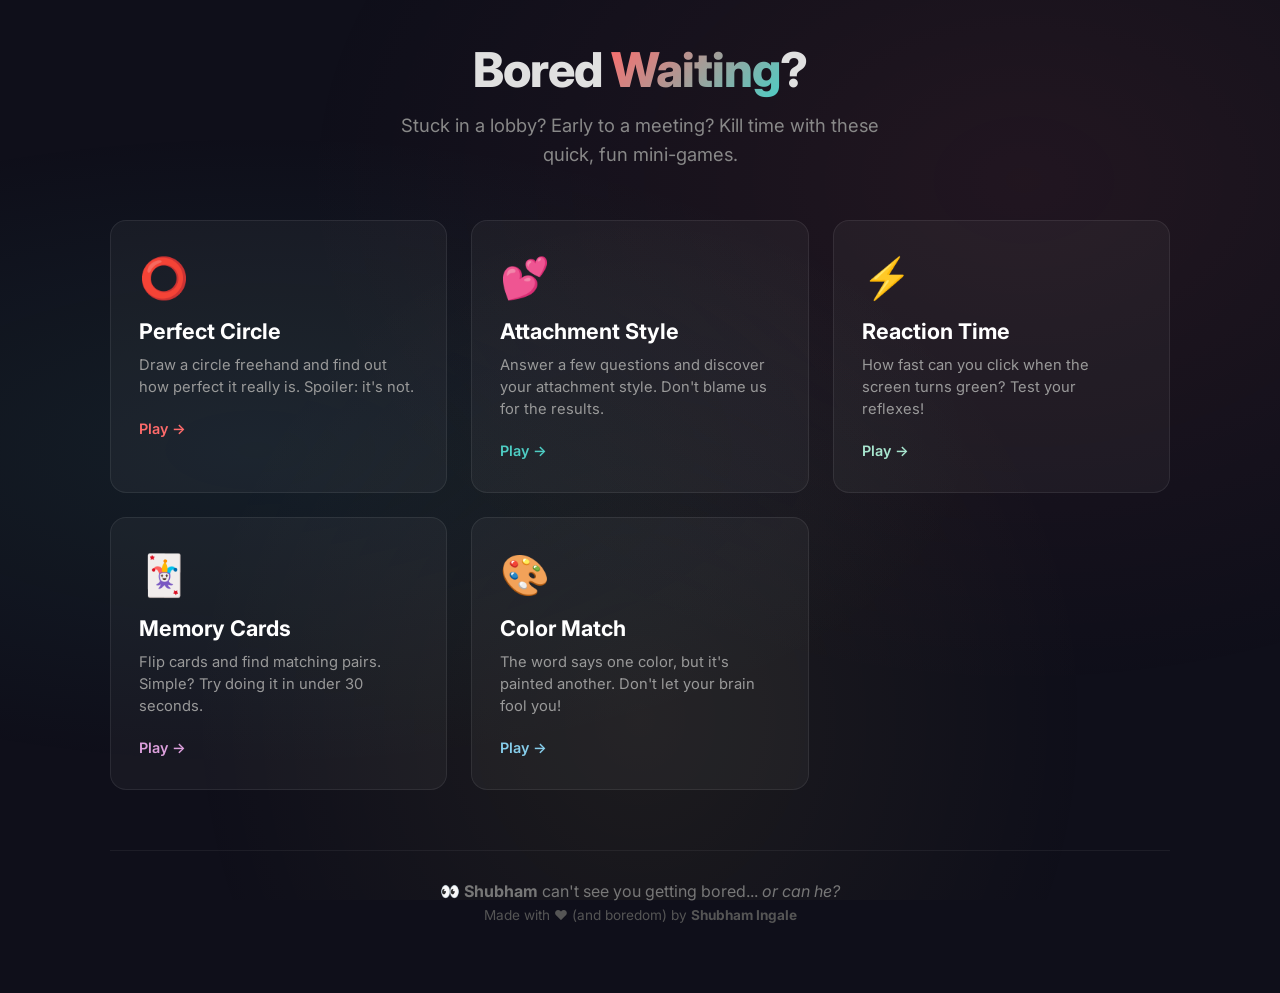
<file: index.html>
<!DOCTYPE html>
<html lang="en">
<head>
    <meta charset="UTF-8">
    <meta name="viewport" content="width=device-width, initial-scale=1.0">
    <title>Bored Waiting? | Kill Time with Fun Mini-Games</title>
    <link rel="stylesheet" href="css/styles.css">
    <link href="https://fonts.googleapis.com/css2?family=Inter:wght@400;600;700;800&display=swap" rel="stylesheet">
</head>
<body>
    <div class="container">
        <header>
            <h1 class="logo">Bored <span class="highlight">Waiting</span>?</h1>
            <p class="tagline">Stuck in a lobby? Early to a meeting? Kill time with these quick, fun mini-games.</p>
        </header>

        <div class="games-grid">
            <a href="games/perfect-circle.html" class="game-card" style="--accent: #FF6B6B;">
                <div class="game-icon">⭕</div>
                <h2>Perfect Circle</h2>
                <p>Draw a circle freehand and find out how perfect it really is. Spoiler: it's not.</p>
                <span class="play-btn">Play →</span>
            </a>

            <a href="games/attachment-style.html" class="game-card" style="--accent: #4ECDC4;">
                <div class="game-icon">💕</div>
                <h2>Attachment Style</h2>
                <p>Answer a few questions and discover your attachment style. Don't blame us for the results.</p>
                <span class="play-btn">Play →</span>
            </a>

            <a href="games/reaction-time.html" class="game-card" style="--accent: #A8E6CF;">
                <div class="game-icon">⚡</div>
                <h2>Reaction Time</h2>
                <p>How fast can you click when the screen turns green? Test your reflexes!</p>
                <span class="play-btn">Play →</span>
            </a>

            <a href="games/memory-cards.html" class="game-card" style="--accent: #DDA0DD;">
                <div class="game-icon">🃏</div>
                <h2>Memory Cards</h2>
                <p>Flip cards and find matching pairs. Simple? Try doing it in under 30 seconds.</p>
                <span class="play-btn">Play →</span>
            </a>

            <a href="games/color-match.html" class="game-card" style="--accent: #87CEEB;">
                <div class="game-icon">🎨</div>
                <h2>Color Match</h2>
                <p>The word says one color, but it's painted another. Don't let your brain fool you!</p>
                <span class="play-btn">Play →</span>
            </a>
        </div>

        <footer>
            <p class="footer-text">
                👀 <strong>Shubham</strong> can't see you getting bored... <em>or can he?</em>
            </p>
            <p class="footer-sub">Made with ❤️ (and boredom) by <strong>Shubham Ingale</strong></p>
        </footer>
    </div>
</body>
</html>
</file>
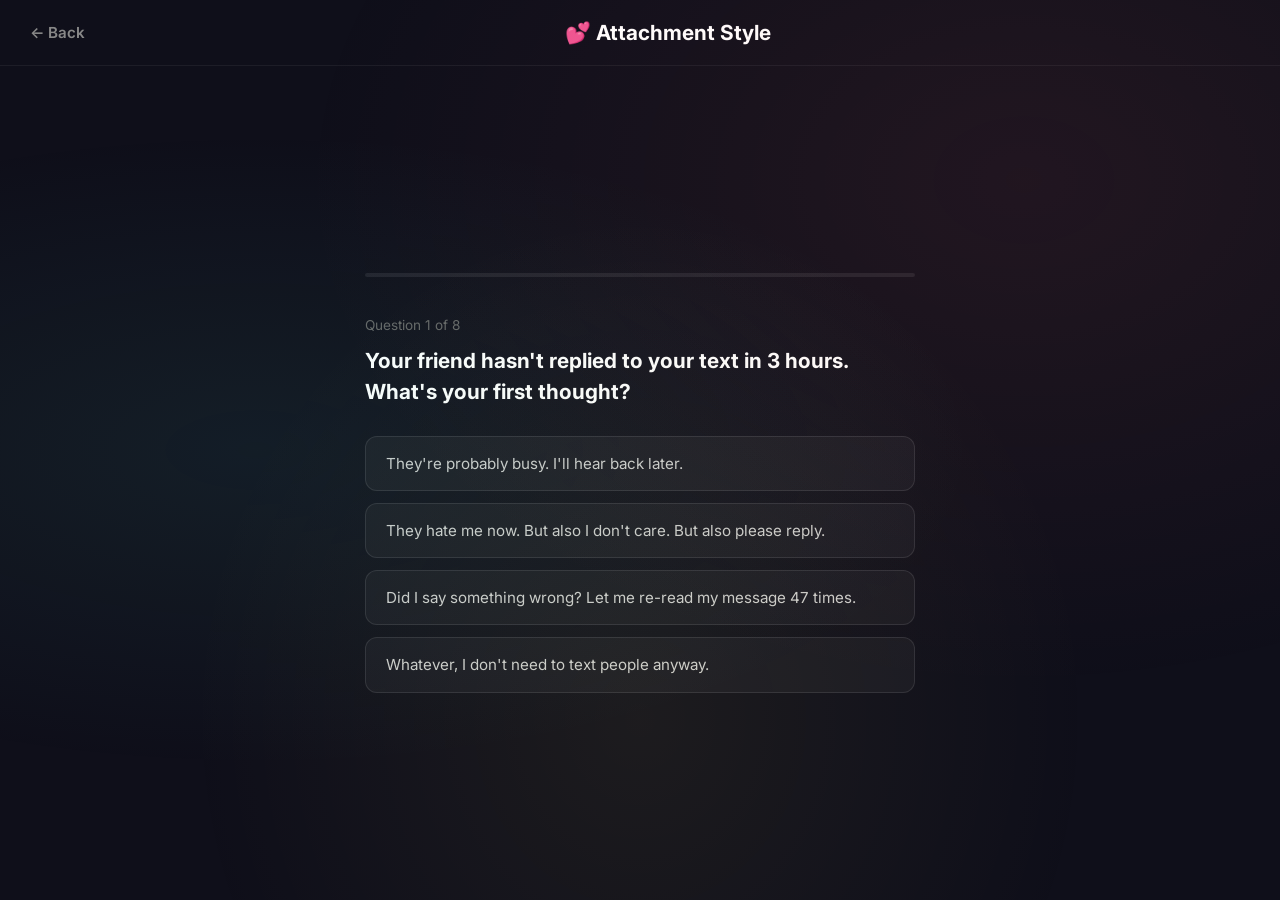
<file: games/attachment-style.html>
<!DOCTYPE html>
<html lang="en">
<head>
    <meta charset="UTF-8">
    <meta name="viewport" content="width=device-width, initial-scale=1.0">
    <title>Attachment Style | Bored Waiting?</title>
    <link rel="stylesheet" href="../css/styles.css">
    <link href="https://fonts.googleapis.com/css2?family=Inter:wght@400;600;700;800&display=swap" rel="stylesheet">
    <style>
        .quiz-container {
            max-width: 550px;
            width: 100%;
        }
        .progress-bar {
            width: 100%;
            height: 4px;
            background: rgba(255,255,255,0.08);
            border-radius: 2px;
            margin-bottom: 40px;
            overflow: hidden;
        }
        .progress-fill {
            height: 100%;
            background: linear-gradient(90deg, #4ECDC4, #44b8b0);
            border-radius: 2px;
            transition: width 0.4s ease;
        }
        .question-num {
            font-size: 0.85rem;
            color: #666;
            margin-bottom: 12px;
        }
        .question-text {
            font-size: 1.3rem;
            font-weight: 700;
            color: #fff;
            margin-bottom: 28px;
            line-height: 1.5;
        }
        .options {
            display: flex;
            flex-direction: column;
            gap: 12px;
        }
        .option-btn {
            background: rgba(255,255,255,0.04);
            border: 1px solid rgba(255,255,255,0.1);
            border-radius: 12px;
            padding: 16px 20px;
            color: #ccc;
            font-family: inherit;
            font-size: 0.95rem;
            cursor: pointer;
            transition: all 0.2s ease;
            text-align: left;
            line-height: 1.4;
        }
        .option-btn:hover {
            background: rgba(78, 205, 196, 0.1);
            border-color: rgba(78, 205, 196, 0.3);
            color: #fff;
        }
        .result-card {
            display: none;
            text-align: center;
        }
        .result-card.show {
            display: block;
        }
        .result-type {
            font-size: 2rem;
            font-weight: 800;
            margin: 16px 0;
            background: linear-gradient(135deg, #4ECDC4, #44b8b0);
            -webkit-background-clip: text;
            -webkit-text-fill-color: transparent;
            background-clip: text;
        }
        .result-emoji {
            font-size: 4rem;
        }
        .result-desc {
            color: #999;
            font-size: 0.95rem;
            line-height: 1.7;
            max-width: 450px;
            margin: 0 auto 30px;
        }
        .trait-bar {
            display: flex;
            align-items: center;
            gap: 12px;
            margin-bottom: 12px;
        }
        .trait-label {
            font-size: 0.82rem;
            color: #888;
            width: 90px;
            text-align: right;
        }
        .trait-track {
            flex: 1;
            height: 6px;
            background: rgba(255,255,255,0.06);
            border-radius: 3px;
            overflow: hidden;
        }
        .trait-fill {
            height: 100%;
            border-radius: 3px;
            transition: width 0.8s ease;
        }
        .traits-section {
            margin: 30px 0;
        }
    </style>
</head>
<body>
    <div class="game-page">
        <div class="game-header">
            <a href="../index.html" class="back-link">← Back</a>
            <span class="game-title">💕 Attachment Style</span>
            <span></span>
        </div>
        <div class="game-content">
            <div class="quiz-container" id="quizArea">
                <div class="progress-bar">
                    <div class="progress-fill" id="progressFill" style="width: 0%"></div>
                </div>
                <div id="questionContainer">
                    <p class="question-num" id="questionNum"></p>
                    <p class="question-text" id="questionText"></p>
                    <div class="options" id="optionsContainer"></div>
                </div>
            </div>

            <div class="result-card" id="resultCard">
                <div class="result-emoji" id="resultEmoji"></div>
                <div class="result-type" id="resultType"></div>
                <p class="result-desc" id="resultDesc"></p>
                <div class="traits-section" id="traitsSection"></div>
                <div style="display: flex; gap: 12px; justify-content: center; margin-top: 20px;">
                    <button class="btn btn-primary" onclick="restart()" style="background: linear-gradient(135deg, #4ECDC4, #44b8b0);">Retake Quiz</button>
                    <a href="../index.html" class="btn btn-secondary">More Games</a>
                </div>
            </div>
        </div>
    </div>

    <script>
        const questions = [
            {
                text: "Your friend hasn't replied to your text in 3 hours. What's your first thought?",
                options: [
                    { text: "They're probably busy. I'll hear back later.", scores: { secure: 3, anxious: 0, avoidant: 1, fearful: 0 } },
                    { text: "Did I say something wrong? Let me re-read my message 47 times.", scores: { secure: 0, anxious: 3, avoidant: 0, fearful: 1 } },
                    { text: "Whatever, I don't need to text people anyway.", scores: { secure: 0, anxious: 0, avoidant: 3, fearful: 1 } },
                    { text: "They hate me now. But also I don't care. But also please reply.", scores: { secure: 0, anxious: 1, avoidant: 1, fearful: 3 } }
                ]
            },
            {
                text: "Someone you're dating wants to introduce you to their friends. You feel...",
                options: [
                    { text: "Great! I love meeting new people who are important to them.", scores: { secure: 3, anxious: 1, avoidant: 0, fearful: 0 } },
                    { text: "Excited but nervous — what if their friends don't like me?", scores: { secure: 0, anxious: 3, avoidant: 0, fearful: 1 } },
                    { text: "That feels like a lot. Can we just hang out, the two of us?", scores: { secure: 0, anxious: 0, avoidant: 3, fearful: 1 } },
                    { text: "I want to go but I'll probably find an excuse to cancel last minute.", scores: { secure: 0, anxious: 1, avoidant: 1, fearful: 3 } }
                ]
            },
            {
                text: "After a disagreement, how do you usually handle things?",
                options: [
                    { text: "Talk it through calmly and try to understand the other side.", scores: { secure: 3, anxious: 0, avoidant: 0, fearful: 0 } },
                    { text: "Apologize immediately even if it wasn't my fault — I can't handle tension.", scores: { secure: 0, anxious: 3, avoidant: 0, fearful: 1 } },
                    { text: "I need space. I'll come back when I've processed everything on my own.", scores: { secure: 0, anxious: 0, avoidant: 3, fearful: 0 } },
                    { text: "Shut down completely and push them away, then regret it later.", scores: { secure: 0, anxious: 0, avoidant: 1, fearful: 3 } }
                ]
            },
            {
                text: "How do you feel about sharing your deepest feelings with someone?",
                options: [
                    { text: "Comfortable, if I trust the person. Vulnerability is healthy.", scores: { secure: 3, anxious: 1, avoidant: 0, fearful: 0 } },
                    { text: "I overshare and then panic about being too much.", scores: { secure: 0, anxious: 3, avoidant: 0, fearful: 1 } },
                    { text: "I keep things to myself. No one really needs to know all that.", scores: { secure: 0, anxious: 0, avoidant: 3, fearful: 0 } },
                    { text: "I want to open up but I'm terrified of being hurt if I do.", scores: { secure: 0, anxious: 0, avoidant: 1, fearful: 3 } }
                ]
            },
            {
                text: "A close person starts spending more time with someone else. You...",
                options: [
                    { text: "Happy for them! I have my own life too.", scores: { secure: 3, anxious: 0, avoidant: 1, fearful: 0 } },
                    { text: "Feel threatened and need constant reassurance that I still matter.", scores: { secure: 0, anxious: 3, avoidant: 0, fearful: 1 } },
                    { text: "Good, less pressure on me to be available all the time.", scores: { secure: 0, anxious: 0, avoidant: 3, fearful: 0 } },
                    { text: "Pretend I don't care while spiraling internally.", scores: { secure: 0, anxious: 1, avoidant: 1, fearful: 3 } }
                ]
            },
            {
                text: "When someone does something really nice for you unexpectedly...",
                options: [
                    { text: "I feel warm and appreciate it. I try to reciprocate!", scores: { secure: 3, anxious: 0, avoidant: 0, fearful: 0 } },
                    { text: "I love it but immediately wonder what they want in return.", scores: { secure: 0, anxious: 2, avoidant: 0, fearful: 2 } },
                    { text: "It makes me uncomfortable. I don't like owing anyone.", scores: { secure: 0, anxious: 0, avoidant: 3, fearful: 1 } },
                    { text: "I feel undeserving. Why would they be nice to me?", scores: { secure: 0, anxious: 1, avoidant: 0, fearful: 3 } }
                ]
            },
            {
                text: "Your ideal weekend with someone you care about is...",
                options: [
                    { text: "A mix of quality time together and doing our own things.", scores: { secure: 3, anxious: 0, avoidant: 1, fearful: 0 } },
                    { text: "Being together the ENTIRE time. Every. Single. Moment.", scores: { secure: 0, anxious: 3, avoidant: 0, fearful: 0 } },
                    { text: "Honestly, I'd love a weekend completely alone.", scores: { secure: 0, anxious: 0, avoidant: 3, fearful: 1 } },
                    { text: "I want to be together but I'll probably need to escape halfway through.", scores: { secure: 0, anxious: 0, avoidant: 1, fearful: 3 } }
                ]
            },
            {
                text: "When a relationship (any kind) ends, you typically...",
                options: [
                    { text: "Feel sad but know I'll be okay. I reflect on what I learned.", scores: { secure: 3, anxious: 0, avoidant: 0, fearful: 0 } },
                    { text: "Feel devastated. Replay everything. Stalk their social media for weeks.", scores: { secure: 0, anxious: 3, avoidant: 0, fearful: 1 } },
                    { text: "Move on quickly. Out of sight, out of mind.", scores: { secure: 0, anxious: 0, avoidant: 3, fearful: 0 } },
                    { text: "Alternate between 'I'm fine' and 'I will never trust anyone again.'", scores: { secure: 0, anxious: 1, avoidant: 1, fearful: 3 } }
                ]
            }
        ];

        const results = {
            secure: {
                emoji: "🌟",
                type: "Secure Attachment",
                desc: "You're emotionally balanced and comfortable with intimacy and independence. You communicate openly, trust others, and don't need constant reassurance. You're the emotional equivalent of a well-organized Tupperware drawer — impressive and rare."
            },
            anxious: {
                emoji: "🫧",
                type: "Anxious Attachment",
                desc: "You crave closeness and can be sensitive to any signs of rejection. You love deeply and intensely, sometimes at the expense of your own peace. You've definitely double-texted and then thrown your phone across the room."
            },
            avoidant: {
                emoji: "🏔️",
                type: "Avoidant Attachment",
                desc: "You value independence highly and may feel uncomfortable with too much closeness. Emotions are processed solo, thank you very much. You've told someone 'I just need space' at least 400 times in your life."
            },
            fearful: {
                emoji: "🌊",
                type: "Fearful-Avoidant (Disorganized)",
                desc: "You want deep connections but are simultaneously terrified of them. You're a walking contradiction — craving love while running from it. You've probably said 'I don't care' while very much caring."
            }
        };

        let currentQ = 0;
        let scores = { secure: 0, anxious: 0, avoidant: 0, fearful: 0 };

        function renderQuestion() {
            const q = questions[currentQ];
            document.getElementById('questionNum').textContent = `Question ${currentQ + 1} of ${questions.length}`;
            document.getElementById('questionText').textContent = q.text;
            document.getElementById('progressFill').style.width = `${(currentQ / questions.length) * 100}%`;

            const container = document.getElementById('optionsContainer');
            container.innerHTML = '';
            // Shuffle options for variety
            const shuffled = [...q.options].sort(() => Math.random() - 0.5);
            shuffled.forEach(opt => {
                const btn = document.createElement('button');
                btn.className = 'option-btn';
                btn.textContent = opt.text;
                btn.onclick = () => selectOption(opt.scores);
                container.appendChild(btn);
            });
        }

        function selectOption(optScores) {
            for (const key in optScores) {
                scores[key] += optScores[key];
            }
            currentQ++;
            if (currentQ < questions.length) {
                renderQuestion();
            } else {
                showResult();
            }
        }

        function showResult() {
            document.getElementById('quizArea').style.display = 'none';
            const card = document.getElementById('resultCard');
            card.classList.add('show');

            // Find dominant style
            let maxKey = 'secure';
            for (const key in scores) {
                if (scores[key] > scores[maxKey]) maxKey = key;
            }

            const result = results[maxKey];
            document.getElementById('resultEmoji').textContent = result.emoji;
            document.getElementById('resultType').textContent = result.type;
            document.getElementById('resultDesc').textContent = result.desc;

            // Show trait bars
            const total = Object.values(scores).reduce((a, b) => a + b, 1);
            const traitsHTML = Object.entries(scores).map(([key, val]) => {
                const pct = Math.round((val / total) * 100);
                const colors = {
                    secure: '#4ECDC4',
                    anxious: '#FF6B6B',
                    avoidant: '#FFE66D',
                    fearful: '#DDA0DD'
                };
                return `
                    <div class="trait-bar">
                        <span class="trait-label">${key.charAt(0).toUpperCase() + key.slice(1)}</span>
                        <div class="trait-track">
                            <div class="trait-fill" style="width: ${pct}%; background: ${colors[key]};"></div>
                        </div>
                        <span style="font-size: 0.8rem; color: #888; width: 35px;">${pct}%</span>
                    </div>
                `;
            }).join('');
            document.getElementById('traitsSection').innerHTML = traitsHTML;

            document.getElementById('progressFill').style.width = '100%';
        }

        function restart() {
            currentQ = 0;
            scores = { secure: 0, anxious: 0, avoidant: 0, fearful: 0 };
            document.getElementById('quizArea').style.display = 'block';
            document.getElementById('resultCard').classList.remove('show');
            renderQuestion();
        }

        renderQuestion();
    </script>
</body>
</html>
</file>
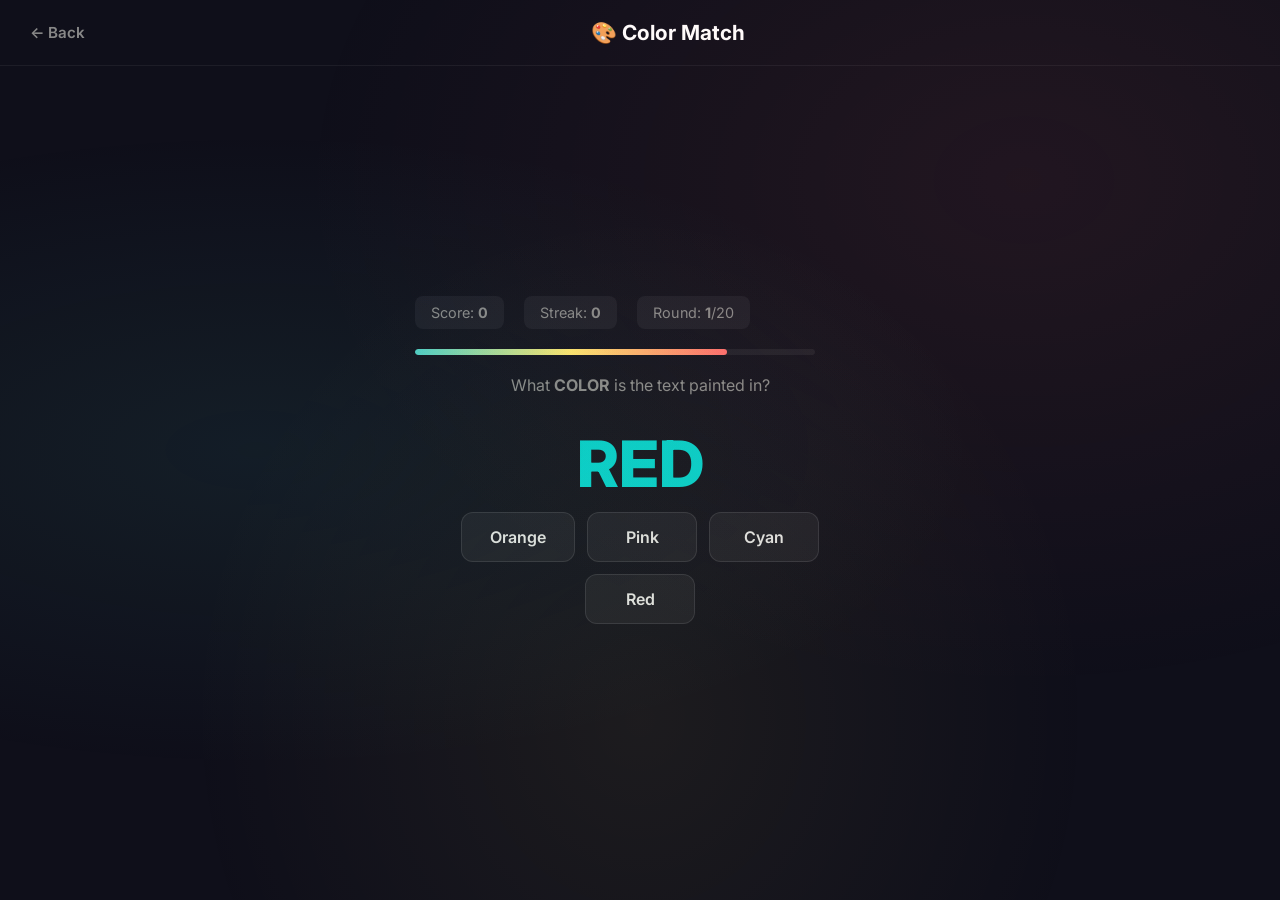
<file: games/color-match.html>
<!DOCTYPE html>
<html lang="en">
<head>
    <meta charset="UTF-8">
    <meta name="viewport" content="width=device-width, initial-scale=1.0">
    <title>Color Match | Bored Waiting?</title>
    <link rel="stylesheet" href="../css/styles.css">
    <link href="https://fonts.googleapis.com/css2?family=Inter:wght@400;600;700;800&display=swap" rel="stylesheet">
    <style>
        .color-word {
            font-size: 4rem;
            font-weight: 800;
            text-align: center;
            margin: 20px 0 10px;
            user-select: none;
            -webkit-user-select: none;
        }
        .question-prompt {
            font-size: 1rem;
            color: #888;
            text-align: center;
            margin-bottom: 30px;
        }
        .choices {
            display: flex;
            gap: 12px;
            flex-wrap: wrap;
            justify-content: center;
            max-width: 450px;
        }
        .choice-btn {
            padding: 14px 28px;
            border-radius: 12px;
            border: 1px solid rgba(255,255,255,0.1);
            background: rgba(255,255,255,0.05);
            color: #e0e0e0;
            font-family: inherit;
            font-size: 1rem;
            font-weight: 600;
            cursor: pointer;
            transition: all 0.15s ease;
            min-width: 110px;
        }
        .choice-btn:hover {
            background: rgba(255,255,255,0.1);
            border-color: rgba(255,255,255,0.2);
        }
        .choice-btn.correct {
            background: rgba(46, 204, 113, 0.2);
            border-color: #2ecc71;
            color: #2ecc71;
        }
        .choice-btn.wrong {
            background: rgba(231, 76, 60, 0.2);
            border-color: #e74c3c;
            color: #e74c3c;
        }
        .game-hud {
            display: flex;
            gap: 20px;
            margin-bottom: 20px;
            font-size: 0.9rem;
            color: #888;
        }
        .game-hud span {
            background: rgba(255,255,255,0.05);
            padding: 8px 16px;
            border-radius: 8px;
        }
        .timer-bar {
            width: 400px;
            max-width: 90vw;
            height: 6px;
            background: rgba(255,255,255,0.06);
            border-radius: 3px;
            margin-bottom: 20px;
            overflow: hidden;
        }
        .timer-fill {
            height: 100%;
            background: linear-gradient(90deg, #4ECDC4, #FFE66D, #FF6B6B);
            border-radius: 3px;
            transition: width 0.1s linear;
        }
        .streak-badge {
            display: inline-block;
            background: rgba(255, 230, 109, 0.15);
            color: #FFE66D;
            padding: 4px 12px;
            border-radius: 20px;
            font-size: 0.8rem;
            font-weight: 600;
            margin-left: 8px;
        }
        .feedback {
            font-size: 1.2rem;
            height: 30px;
            text-align: center;
            margin-top: 16px;
        }
        .final-screen {
            display: none;
            text-align: center;
        }
        .final-screen.show {
            display: block;
        }
    </style>
</head>
<body>
    <div class="game-page">
        <div class="game-header">
            <a href="../index.html" class="back-link">← Back</a>
            <span class="game-title">🎨 Color Match</span>
            <span></span>
        </div>
        <div class="game-content">
            <div id="gameArea">
                <div class="game-hud">
                    <span>Score: <strong id="score">0</strong></span>
                    <span id="streakContainer">Streak: <strong id="streak">0</strong></span>
                    <span>Round: <strong id="round">1</strong>/20</span>
                </div>
                <div class="timer-bar">
                    <div class="timer-fill" id="timerFill" style="width: 100%"></div>
                </div>
                <p class="question-prompt">What <strong>COLOR</strong> is the text painted in?</p>
                <div class="color-word" id="colorWord">RED</div>
                <div class="choices" id="choices"></div>
                <div class="feedback" id="feedback"></div>
            </div>

            <div class="final-screen" id="finalScreen">
                <p class="score-label">Final Score</p>
                <div class="score-display" id="finalScore" style="background: linear-gradient(135deg, #87CEEB, #4ECDC4); -webkit-background-clip: text; -webkit-text-fill-color: transparent; background-clip: text;">0</div>
                <p class="rating-text" id="finalRating"></p>
                <p style="color: #666; font-size: 0.9rem; margin-top: 8px;" id="finalStats"></p>
                <div style="margin-top: 30px; display: flex; gap: 12px; justify-content: center;">
                    <button class="btn btn-primary" onclick="startGame()" style="background: linear-gradient(135deg, #87CEEB, #4da6c9);">Play Again</button>
                    <a href="../index.html" class="btn btn-secondary">More Games</a>
                </div>
            </div>
        </div>
    </div>

    <script>
        const colors = [
            { name: 'Red', hex: '#e74c3c' },
            { name: 'Blue', hex: '#3498db' },
            { name: 'Green', hex: '#2ecc71' },
            { name: 'Yellow', hex: '#f1c40f' },
            { name: 'Purple', hex: '#9b59b6' },
            { name: 'Orange', hex: '#e67e22' },
            { name: 'Pink', hex: '#e84393' },
            { name: 'Cyan', hex: '#00cec9' }
        ];

        let score = 0;
        let currentRound = 0;
        let streak = 0;
        let maxStreak = 0;
        let correctCount = 0;
        let totalRounds = 20;
        let timeLeft = 100;
        let timerInterval;
        let canAnswer = true;

        function shuffle(arr) {
            const a = [...arr];
            for (let i = a.length - 1; i > 0; i--) {
                const j = Math.floor(Math.random() * (i + 1));
                [a[i], a[j]] = [a[j], a[i]];
            }
            return a;
        }

        function pickRandom(arr, exclude) {
            let item;
            do {
                item = arr[Math.floor(Math.random() * arr.length)];
            } while (exclude && item.name === exclude.name);
            return item;
        }

        function startGame() {
            score = 0;
            currentRound = 0;
            streak = 0;
            maxStreak = 0;
            correctCount = 0;
            document.getElementById('score').textContent = '0';
            document.getElementById('streak').textContent = '0';
            document.getElementById('gameArea').style.display = 'block';
            document.getElementById('finalScreen').classList.remove('show');
            nextRound();
        }

        function nextRound() {
            currentRound++;
            if (currentRound > totalRounds) {
                showFinal();
                return;
            }

            canAnswer = true;
            document.getElementById('round').textContent = currentRound;
            document.getElementById('feedback').textContent = '';

            // Pick word and display color (different to create Stroop effect)
            const wordColor = colors[Math.floor(Math.random() * colors.length)];
            let displayColor;
            // 70% chance of mismatch for difficulty
            if (Math.random() < 0.7) {
                displayColor = pickRandom(colors, wordColor);
            } else {
                displayColor = wordColor;
            }

            const wordEl = document.getElementById('colorWord');
            wordEl.textContent = wordColor.name.toUpperCase();
            wordEl.style.color = displayColor.hex;

            // Generate choices (including the correct answer)
            let choices = [displayColor];
            while (choices.length < 4) {
                const c = colors[Math.floor(Math.random() * colors.length)];
                if (!choices.find(x => x.name === c.name)) {
                    choices.push(c);
                }
            }
            choices = shuffle(choices);

            const container = document.getElementById('choices');
            container.innerHTML = '';
            choices.forEach(c => {
                const btn = document.createElement('button');
                btn.className = 'choice-btn';
                btn.textContent = c.name;
                btn.onclick = () => answer(btn, c.name, displayColor.name);
                container.appendChild(btn);
            });

            // Timer
            timeLeft = 100;
            clearInterval(timerInterval);
            document.getElementById('timerFill').style.width = '100%';
            timerInterval = setInterval(() => {
                timeLeft -= 2;
                document.getElementById('timerFill').style.width = Math.max(0, timeLeft) + '%';
                if (timeLeft <= 0) {
                    clearInterval(timerInterval);
                    canAnswer = false;
                    streak = 0;
                    document.getElementById('streak').textContent = streak;
                    document.getElementById('feedback').innerHTML = '⏰ Time\'s up!';
                    setTimeout(nextRound, 1000);
                }
            }, 100);
        }

        function answer(btn, chosen, correct) {
            if (!canAnswer) return;
            canAnswer = false;
            clearInterval(timerInterval);

            if (chosen === correct) {
                btn.classList.add('correct');
                streak++;
                correctCount++;
                const bonus = streak >= 3 ? streak : 1;
                const timeBonus = Math.ceil(timeLeft / 20);
                const points = 10 * bonus + timeBonus;
                score += points;
                if (streak > maxStreak) maxStreak = streak;
                document.getElementById('feedback').innerHTML = `✅ +${points} points` +
                    (streak >= 3 ? ` <span class="streak-badge">🔥 ${streak}x streak!</span>` : '');
            } else {
                btn.classList.add('wrong');
                // Highlight correct
                const allBtns = document.querySelectorAll('.choice-btn');
                allBtns.forEach(b => {
                    if (b.textContent === correct) b.classList.add('correct');
                });
                streak = 0;
                document.getElementById('feedback').textContent = `❌ It was ${correct}`;
            }

            document.getElementById('score').textContent = score;
            document.getElementById('streak').textContent = streak;
            setTimeout(nextRound, 1000);
        }

        function showFinal() {
            clearInterval(timerInterval);
            document.getElementById('gameArea').style.display = 'none';
            document.getElementById('finalScreen').classList.add('show');
            document.getElementById('finalScore').textContent = score;
            document.getElementById('finalStats').textContent = `${correctCount}/${totalRounds} correct · Best streak: ${maxStreak}`;

            let rating;
            if (score >= 400) rating = '🧠 Stroop master! Your brain is fireproof!';
            else if (score >= 250) rating = '🔥 Impressive! You barely got tricked!';
            else if (score >= 150) rating = '👍 Pretty good! Your brain fought well!';
            else if (score >= 80) rating = '🙂 The Stroop effect got you a few times!';
            else rating = '🌀 Your brain is thoroughly confused. Classic Stroop!';
            document.getElementById('finalRating').textContent = rating;
        }

        startGame();
    </script>
</body>
</html>
</file>
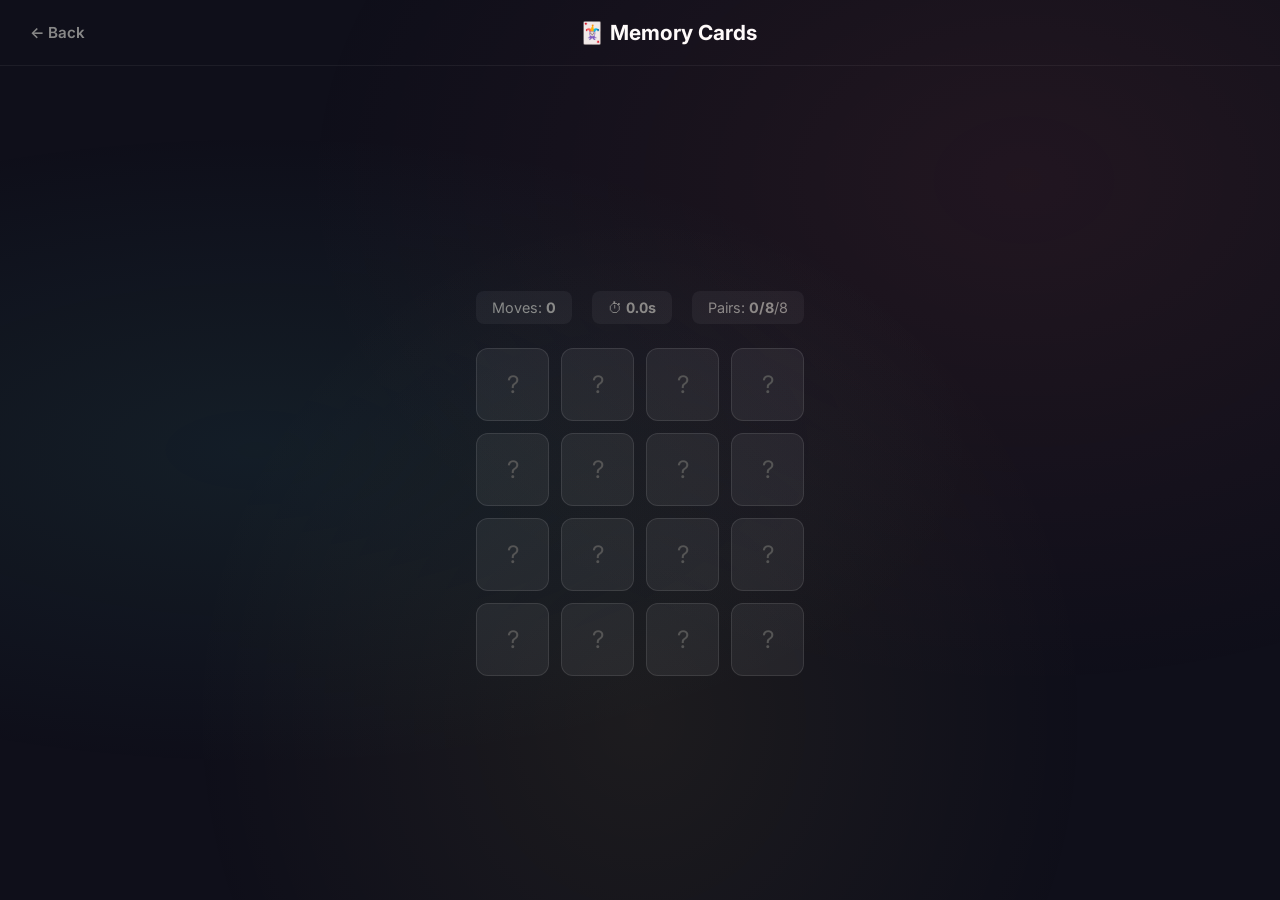
<file: games/memory-cards.html>
<!DOCTYPE html>
<html lang="en">
<head>
    <meta charset="UTF-8">
    <meta name="viewport" content="width=device-width, initial-scale=1.0">
    <title>Memory Cards | Bored Waiting?</title>
    <link rel="stylesheet" href="../css/styles.css">
    <link href="https://fonts.googleapis.com/css2?family=Inter:wght@400;600;700;800&display=swap" rel="stylesheet">
    <style>
        .memory-grid {
            display: grid;
            grid-template-columns: repeat(4, 1fr);
            gap: 12px;
            max-width: 420px;
            width: 100%;
        }
        .memory-card {
            aspect-ratio: 1;
            border-radius: 12px;
            cursor: pointer;
            perspective: 600px;
            user-select: none;
            -webkit-user-select: none;
        }
        .card-inner {
            position: relative;
            width: 100%;
            height: 100%;
            transition: transform 0.4s ease;
            transform-style: preserve-3d;
        }
        .memory-card.flipped .card-inner {
            transform: rotateY(180deg);
        }
        .memory-card.matched .card-inner {
            transform: rotateY(180deg);
        }
        .memory-card.matched {
            opacity: 0.6;
        }
        .card-front, .card-back {
            position: absolute;
            width: 100%;
            height: 100%;
            border-radius: 12px;
            backface-visibility: hidden;
            display: flex;
            align-items: center;
            justify-content: center;
        }
        .card-front {
            background: rgba(255,255,255,0.06);
            border: 1px solid rgba(255,255,255,0.1);
            font-size: 1.5rem;
            color: #555;
            transform: rotateY(0deg);
        }
        .card-front:hover {
            background: rgba(255,255,255,0.1);
        }
        .card-back {
            background: rgba(221, 160, 221, 0.15);
            border: 1px solid rgba(221, 160, 221, 0.3);
            font-size: 2.2rem;
            transform: rotateY(180deg);
        }
        .game-stats {
            display: flex;
            gap: 20px;
            margin-bottom: 24px;
            font-size: 0.9rem;
            color: #888;
        }
        .game-stats span {
            background: rgba(255,255,255,0.05);
            padding: 8px 16px;
            border-radius: 8px;
        }
        .timer {
            font-variant-numeric: tabular-nums;
        }
        .win-screen {
            display: none;
            text-align: center;
        }
        .win-screen.show {
            display: block;
        }
    </style>
</head>
<body>
    <div class="game-page">
        <div class="game-header">
            <a href="../index.html" class="back-link">← Back</a>
            <span class="game-title">🃏 Memory Cards</span>
            <span></span>
        </div>
        <div class="game-content">
            <div id="gameArea">
                <div class="game-stats">
                    <span>Moves: <strong id="moveCount">0</strong></span>
                    <span class="timer">⏱ <strong id="timer">0.0s</strong></span>
                    <span>Pairs: <strong id="pairsFound">0</strong>/8</span>
                </div>
                <div class="memory-grid" id="grid"></div>
            </div>

            <div class="win-screen" id="winScreen">
                <p class="score-label">You found all pairs in</p>
                <div class="score-display" id="finalTime" style="background: linear-gradient(135deg, #DDA0DD, #BB86FC); -webkit-background-clip: text; -webkit-text-fill-color: transparent; background-clip: text;">0s</div>
                <p class="rating-text" id="finalMoves"></p>
                <p class="rating-text" id="finalRating" style="margin-top: 8px;"></p>
                <div style="margin-top: 30px; display: flex; gap: 12px; justify-content: center;">
                    <button class="btn btn-primary" onclick="initGame()" style="background: linear-gradient(135deg, #DDA0DD, #BB86FC);">Play Again</button>
                    <a href="../index.html" class="btn btn-secondary">More Games</a>
                </div>
            </div>
        </div>
    </div>

    <script>
        const emojis = ['🐶', '🐱', '🦊', '🐼', '🐸', '🦋', '🐙', '🦄'];
        let cards = [];
        let flipped = [];
        let matched = 0;
        let moves = 0;
        let timerInterval;
        let startTime;
        let gameStarted = false;

        function initGame() {
            matched = 0;
            moves = 0;
            flipped = [];
            gameStarted = false;
            clearInterval(timerInterval);

            document.getElementById('moveCount').textContent = '0';
            document.getElementById('timer').textContent = '0.0s';
            document.getElementById('pairsFound').textContent = '0/8';
            document.getElementById('gameArea').style.display = 'block';
            document.getElementById('winScreen').classList.remove('show');

            // Create pairs and shuffle
            cards = [...emojis, ...emojis];
            for (let i = cards.length - 1; i > 0; i--) {
                const j = Math.floor(Math.random() * (i + 1));
                [cards[i], cards[j]] = [cards[j], cards[i]];
            }

            const grid = document.getElementById('grid');
            grid.innerHTML = '';
            cards.forEach((emoji, i) => {
                const card = document.createElement('div');
                card.className = 'memory-card';
                card.dataset.index = i;
                card.innerHTML = `
                    <div class="card-inner">
                        <div class="card-front">?</div>
                        <div class="card-back">${emoji}</div>
                    </div>
                `;
                card.addEventListener('click', () => flipCard(card, i));
                grid.appendChild(card);
            });
        }

        function flipCard(card, index) {
            if (!gameStarted) {
                gameStarted = true;
                startTime = Date.now();
                timerInterval = setInterval(updateTimer, 100);
            }

            if (flipped.length >= 2) return;
            if (card.classList.contains('flipped') || card.classList.contains('matched')) return;

            card.classList.add('flipped');
            flipped.push({ card, index });

            if (flipped.length === 2) {
                moves++;
                document.getElementById('moveCount').textContent = moves;

                const [a, b] = flipped;
                if (cards[a.index] === cards[b.index]) {
                    // Match!
                    setTimeout(() => {
                        a.card.classList.add('matched');
                        b.card.classList.add('matched');
                        matched++;
                        document.getElementById('pairsFound').textContent = `${matched}/8`;
                        flipped = [];

                        if (matched === 8) {
                            clearInterval(timerInterval);
                            setTimeout(showWin, 500);
                        }
                    }, 300);
                } else {
                    // No match
                    setTimeout(() => {
                        a.card.classList.remove('flipped');
                        b.card.classList.remove('flipped');
                        flipped = [];
                    }, 800);
                }
            }
        }

        function updateTimer() {
            const elapsed = ((Date.now() - startTime) / 1000).toFixed(1);
            document.getElementById('timer').textContent = elapsed + 's';
        }

        function showWin() {
            const elapsed = ((Date.now() - startTime) / 1000).toFixed(1);
            document.getElementById('gameArea').style.display = 'none';
            document.getElementById('winScreen').classList.add('show');
            document.getElementById('finalTime').textContent = elapsed + 's';
            document.getElementById('finalMoves').textContent = `Completed in ${moves} moves`;

            let rating;
            if (moves <= 12) rating = '🧠 Photographic memory! Incredible!';
            else if (moves <= 16) rating = '🔥 Sharp memory! Very impressive!';
            else if (moves <= 22) rating = '👍 Good memory! Well done!';
            else if (moves <= 30) rating = '🙂 Not bad! Keep practicing!';
            else rating = '🤷 Maybe try with fewer cards next time?';
            document.getElementById('finalRating').textContent = rating;
        }

        initGame();
    </script>
</body>
</html>
</file>
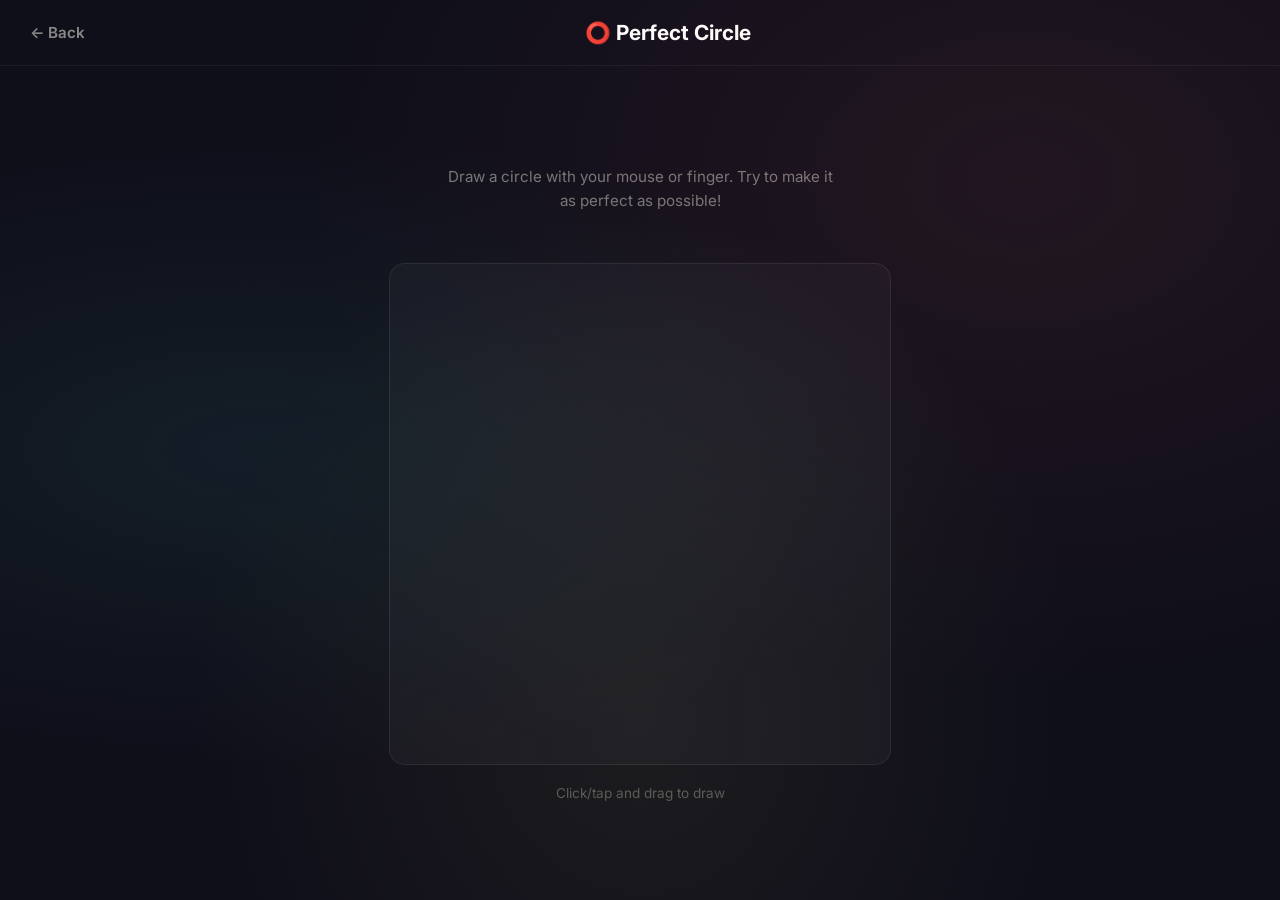
<file: games/perfect-circle.html>
<!DOCTYPE html>
<html lang="en">
<head>
    <meta charset="UTF-8">
    <meta name="viewport" content="width=device-width, initial-scale=1.0">
    <title>Perfect Circle | Bored Waiting?</title>
    <link rel="stylesheet" href="../css/styles.css">
    <link href="https://fonts.googleapis.com/css2?family=Inter:wght@400;600;700;800&display=swap" rel="stylesheet">
    <style>
        canvas {
            border-radius: 16px;
            background: rgba(255, 255, 255, 0.03);
            border: 1px solid rgba(255, 255, 255, 0.08);
            cursor: crosshair;
            touch-action: none;
            max-width: 100%;
        }
        .result-container {
            display: none;
            text-align: center;
        }
        .result-container.show {
            display: block;
        }
        .rating-text {
            font-size: 1.2rem;
            color: #ccc;
            margin-top: 10px;
        }
        .canvas-container {
            display: flex;
            flex-direction: column;
            align-items: center;
            gap: 20px;
        }
        .canvas-container.hide {
            display: none;
        }
        .best-score {
            font-size: 0.85rem;
            color: #666;
            margin-top: 8px;
        }
    </style>
</head>
<body>
    <div class="game-page">
        <div class="game-header">
            <a href="../index.html" class="back-link">← Back</a>
            <span class="game-title">⭕ Perfect Circle</span>
            <span></span>
        </div>
        <div class="game-content">
            <div class="canvas-container" id="canvasArea">
                <p class="instructions">Draw a circle with your mouse or finger. Try to make it as perfect as possible!</p>
                <canvas id="canvas" width="500" height="500"></canvas>
                <p style="color: #555; font-size: 0.85rem;">Click/tap and drag to draw</p>
            </div>

            <div class="result-container" id="resultArea">
                <p class="score-label">Your circle is</p>
                <div class="score-display" id="scoreValue" style="background: linear-gradient(135deg, #FF6B6B, #4ECDC4); -webkit-background-clip: text; -webkit-text-fill-color: transparent; background-clip: text;">0%</div>
                <p class="rating-text" id="ratingText"></p>
                <p class="best-score" id="bestScore"></p>
                <div style="margin-top: 30px; display: flex; gap: 12px; justify-content: center;">
                    <button class="btn btn-primary" onclick="tryAgain()">Try Again</button>
                    <a href="../index.html" class="btn btn-secondary">More Games</a>
                </div>
            </div>
        </div>
    </div>

    <script>
        const canvas = document.getElementById('canvas');
        const ctx = canvas.getContext('2d');
        let drawing = false;
        let points = [];
        let bestScore = parseFloat(localStorage.getItem('perfectCircleBest') || '0');

        function getPos(e) {
            const rect = canvas.getBoundingClientRect();
            const scaleX = canvas.width / rect.width;
            const scaleY = canvas.height / rect.height;
            if (e.touches) {
                return {
                    x: (e.touches[0].clientX - rect.left) * scaleX,
                    y: (e.touches[0].clientY - rect.top) * scaleY
                };
            }
            return {
                x: (e.clientX - rect.left) * scaleX,
                y: (e.clientY - rect.top) * scaleY
            };
        }

        function startDraw(e) {
            e.preventDefault();
            drawing = true;
            points = [];
            ctx.clearRect(0, 0, canvas.width, canvas.height);
            const pos = getPos(e);
            points.push(pos);
            ctx.beginPath();
            ctx.moveTo(pos.x, pos.y);
            ctx.strokeStyle = '#FF6B6B';
            ctx.lineWidth = 3;
            ctx.lineCap = 'round';
            ctx.lineJoin = 'round';
        }

        function draw(e) {
            if (!drawing) return;
            e.preventDefault();
            const pos = getPos(e);
            points.push(pos);
            ctx.lineTo(pos.x, pos.y);
            ctx.stroke();
        }

        function endDraw(e) {
            if (!drawing) return;
            e.preventDefault();
            drawing = false;
            if (points.length < 20) return;
            evaluateCircle();
        }

        function evaluateCircle() {
            // Find center (centroid)
            let cx = 0, cy = 0;
            for (const p of points) {
                cx += p.x;
                cy += p.y;
            }
            cx /= points.length;
            cy /= points.length;

            // Find average radius
            let distances = points.map(p => Math.sqrt((p.x - cx) ** 2 + (p.y - cy) ** 2));
            let avgRadius = distances.reduce((a, b) => a + b, 0) / distances.length;

            if (avgRadius < 20) return;

            // Calculate deviation from perfect circle
            let totalDeviation = 0;
            for (const d of distances) {
                totalDeviation += Math.abs(d - avgRadius) / avgRadius;
            }
            let avgDeviation = totalDeviation / distances.length;

            // Check closure (start point near end point)
            const startEnd = Math.sqrt(
                (points[0].x - points[points.length - 1].x) ** 2 +
                (points[0].y - points[points.length - 1].y) ** 2
            );
            let closurePenalty = Math.min(startEnd / avgRadius, 1) * 0.15;

            // Score calculation
            let score = Math.max(0, (1 - avgDeviation * 3 - closurePenalty)) * 100;
            score = Math.round(score * 10) / 10;

            // Draw reference circle
            ctx.beginPath();
            ctx.arc(cx, cy, avgRadius, 0, Math.PI * 2);
            ctx.strokeStyle = 'rgba(78, 205, 196, 0.3)';
            ctx.lineWidth = 2;
            ctx.setLineDash([8, 8]);
            ctx.stroke();
            ctx.setLineDash([]);

            // Update best score
            if (score > bestScore) {
                bestScore = score;
                localStorage.setItem('perfectCircleBest', bestScore.toString());
            }

            showResult(score);
        }

        function showResult(score) {
            document.getElementById('canvasArea').classList.add('hide');
            const resultArea = document.getElementById('resultArea');
            resultArea.classList.add('show');

            document.getElementById('scoreValue').textContent = score + '%';

            let rating;
            if (score >= 95) rating = "🤯 Inhuman! Are you a compass?";
            else if (score >= 85) rating = "🎯 Incredible! Almost perfect!";
            else if (score >= 70) rating = "😎 Pretty solid circle skills!";
            else if (score >= 50) rating = "🙂 Not bad, keep practicing!";
            else if (score >= 30) rating = "😅 It's... a shape. Technically.";
            else rating = "🥔 That's a potato, not a circle.";

            document.getElementById('ratingText').textContent = rating;
            document.getElementById('bestScore').textContent = `Personal best: ${bestScore}%`;
        }

        function tryAgain() {
            document.getElementById('canvasArea').classList.remove('hide');
            document.getElementById('resultArea').classList.remove('show');
            ctx.clearRect(0, 0, canvas.width, canvas.height);
            points = [];
        }

        // Mouse events
        canvas.addEventListener('mousedown', startDraw);
        canvas.addEventListener('mousemove', draw);
        canvas.addEventListener('mouseup', endDraw);
        canvas.addEventListener('mouseleave', endDraw);

        // Touch events
        canvas.addEventListener('touchstart', startDraw);
        canvas.addEventListener('touchmove', draw);
        canvas.addEventListener('touchend', endDraw);
    </script>
</body>
</html>
</file>
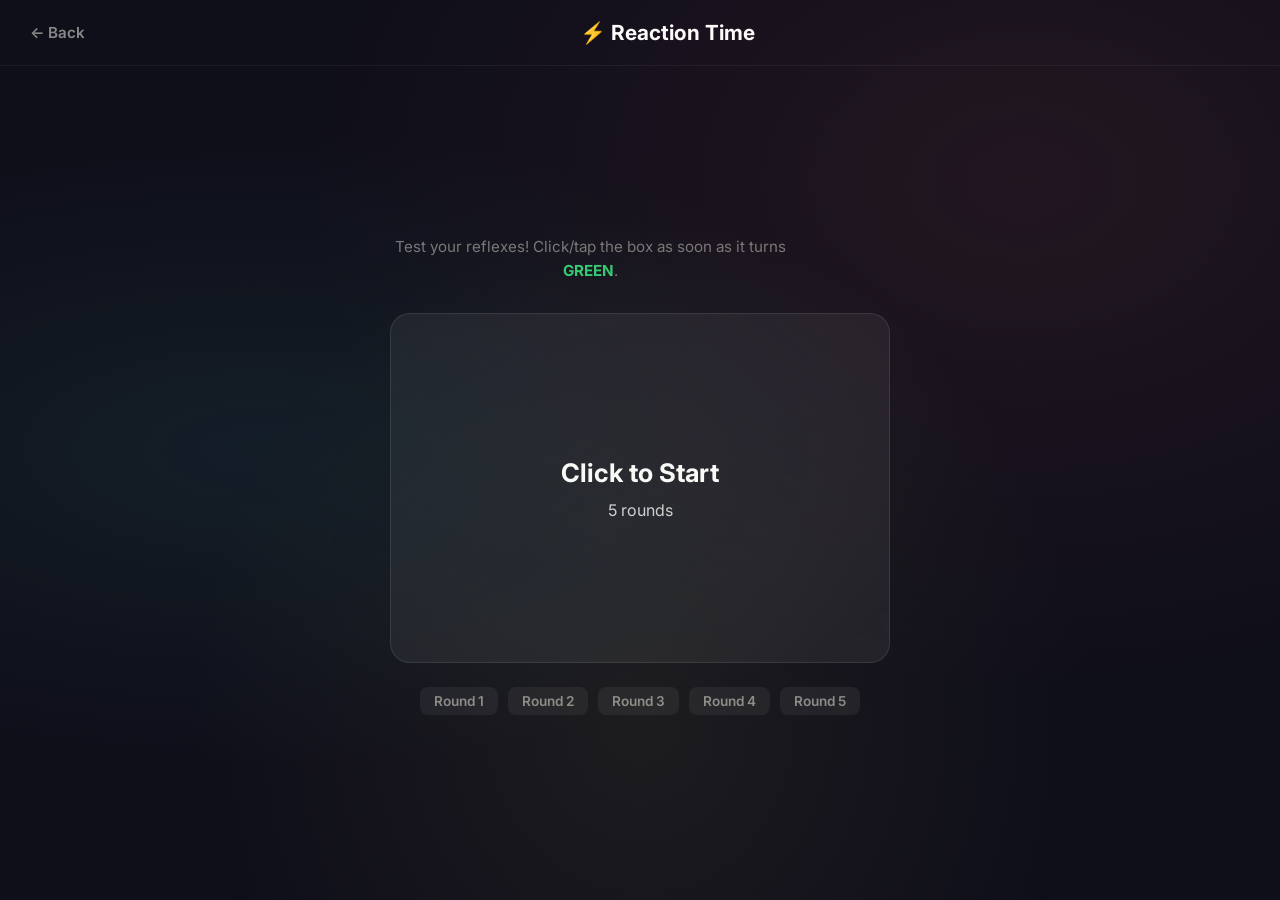
<file: games/reaction-time.html>
<!DOCTYPE html>
<html lang="en">
<head>
    <meta charset="UTF-8">
    <meta name="viewport" content="width=device-width, initial-scale=1.0">
    <title>Reaction Time | Bored Waiting?</title>
    <link rel="stylesheet" href="../css/styles.css">
    <link href="https://fonts.googleapis.com/css2?family=Inter:wght@400;600;700;800&display=swap" rel="stylesheet">
    <style>
        .reaction-box {
            width: 500px;
            max-width: 90vw;
            height: 350px;
            border-radius: 20px;
            display: flex;
            flex-direction: column;
            align-items: center;
            justify-content: center;
            cursor: pointer;
            transition: background 0.15s;
            user-select: none;
            -webkit-user-select: none;
            gap: 12px;
        }
        .state-waiting {
            background: #e74c3c;
        }
        .state-ready {
            background: #2ecc71;
        }
        .state-idle {
            background: rgba(255,255,255,0.06);
            border: 1px solid rgba(255,255,255,0.1);
        }
        .state-early {
            background: #e67e22;
        }
        .reaction-box h2 {
            font-size: 1.6rem;
            color: #fff;
            font-weight: 700;
        }
        .reaction-box p {
            color: rgba(255,255,255,0.8);
            font-size: 1rem;
        }
        .attempts {
            display: flex;
            gap: 10px;
            margin-top: 24px;
            flex-wrap: wrap;
            justify-content: center;
        }
        .attempt-chip {
            padding: 6px 14px;
            border-radius: 8px;
            font-size: 0.85rem;
            font-weight: 600;
            background: rgba(255,255,255,0.06);
            color: #888;
        }
        .attempt-chip.done {
            background: rgba(78, 205, 196, 0.15);
            color: #4ECDC4;
        }
        .attempt-chip.early {
            background: rgba(231, 76, 60, 0.15);
            color: #e74c3c;
        }
        .avg-display {
            margin-top: 16px;
            font-size: 0.9rem;
            color: #888;
        }
        .final-container {
            display: none;
            text-align: center;
        }
        .final-container.show {
            display: block;
        }
    </style>
</head>
<body>
    <div class="game-page">
        <div class="game-header">
            <a href="../index.html" class="back-link">← Back</a>
            <span class="game-title">⚡ Reaction Time</span>
            <span></span>
        </div>
        <div class="game-content">
            <div id="gameArea">
                <p class="instructions">Test your reflexes! Click/tap the box as soon as it turns <strong style="color: #2ecc71;">GREEN</strong>.</p>
                <div class="reaction-box state-idle" id="reactionBox">
                    <h2>Click to Start</h2>
                    <p>5 rounds</p>
                </div>
                <div class="attempts" id="attempts">
                    <span class="attempt-chip" id="a1">Round 1</span>
                    <span class="attempt-chip" id="a2">Round 2</span>
                    <span class="attempt-chip" id="a3">Round 3</span>
                    <span class="attempt-chip" id="a4">Round 4</span>
                    <span class="attempt-chip" id="a5">Round 5</span>
                </div>
                <p class="avg-display" id="avgDisplay"></p>
            </div>

            <div class="final-container" id="finalContainer">
                <p class="score-label">Average Reaction Time</p>
                <div class="score-display" id="finalTime" style="background: linear-gradient(135deg, #A8E6CF, #4ECDC4); -webkit-background-clip: text; -webkit-text-fill-color: transparent; background-clip: text;">0ms</div>
                <p class="rating-text" id="finalRating"></p>
                <div style="margin-top: 30px; display: flex; gap: 12px; justify-content: center;">
                    <button class="btn btn-primary" onclick="restart()" style="background: linear-gradient(135deg, #A8E6CF, #2ecc71);">Try Again</button>
                    <a href="../index.html" class="btn btn-secondary">More Games</a>
                </div>
            </div>
        </div>
    </div>

    <script>
        const box = document.getElementById('reactionBox');
        let state = 'idle'; // idle, waiting, ready
        let timeout;
        let startTime;
        let round = 0;
        let times = [];

        box.addEventListener('click', handleClick);

        function handleClick() {
            if (state === 'idle') {
                startRound();
            } else if (state === 'waiting') {
                // Too early!
                clearTimeout(timeout);
                state = 'idle';
                box.className = 'reaction-box state-early';
                box.innerHTML = '<h2>Too Early! 🙈</h2><p>Click to try again</p>';
                const chip = document.getElementById('a' + (round));
                if (chip) {
                    chip.textContent = 'Early!';
                    chip.classList.add('early');
                }
                round--;
            } else if (state === 'ready') {
                const elapsed = Date.now() - startTime;
                times.push(elapsed);
                const chip = document.getElementById('a' + round);
                if (chip) {
                    chip.textContent = elapsed + 'ms';
                    chip.classList.add('done');
                }

                const avg = Math.round(times.reduce((a, b) => a + b, 0) / times.length);
                document.getElementById('avgDisplay').textContent = `Running average: ${avg}ms`;

                if (round >= 5) {
                    setTimeout(showFinal, 600);
                    state = 'idle';
                    box.className = 'reaction-box state-idle';
                    box.innerHTML = `<h2>${elapsed}ms</h2><p>Done!</p>`;
                    return;
                }

                state = 'idle';
                box.className = 'reaction-box state-idle';
                box.innerHTML = `<h2>${elapsed}ms</h2><p>Click for next round</p>`;
            }
        }

        function startRound() {
            round++;
            state = 'waiting';
            box.className = 'reaction-box state-waiting';
            box.innerHTML = '<h2>Wait for green...</h2><p>Don\'t click yet!</p>';

            const delay = 1000 + Math.random() * 3000;
            timeout = setTimeout(() => {
                state = 'ready';
                startTime = Date.now();
                box.className = 'reaction-box state-ready';
                box.innerHTML = '<h2>CLICK NOW!</h2><p>⚡</p>';
            }, delay);
        }

        function showFinal() {
            document.getElementById('gameArea').style.display = 'none';
            const container = document.getElementById('finalContainer');
            container.classList.add('show');

            const avg = Math.round(times.reduce((a, b) => a + b, 0) / times.length);
            document.getElementById('finalTime').textContent = avg + 'ms';

            let rating;
            if (avg < 200) rating = '⚡ Lightning fast! Are you even human?';
            else if (avg < 250) rating = '🔥 Blazing quick reflexes!';
            else if (avg < 300) rating = '👍 Above average! Nice reflexes!';
            else if (avg < 400) rating = '🙂 Pretty normal. You\'re human after all.';
            else rating = '🐌 Maybe lay off the coffee... or drink more?';
            document.getElementById('finalRating').textContent = rating;
        }

        function restart() {
            round = 0;
            times = [];
            state = 'idle';
            document.getElementById('gameArea').style.display = 'block';
            document.getElementById('finalContainer').classList.remove('show');
            document.getElementById('avgDisplay').textContent = '';
            box.className = 'reaction-box state-idle';
            box.innerHTML = '<h2>Click to Start</h2><p>5 rounds</p>';
            for (let i = 1; i <= 5; i++) {
                const chip = document.getElementById('a' + i);
                chip.textContent = 'Round ' + i;
                chip.className = 'attempt-chip';
            }
        }
    </script>
</body>
</html>
</file>
<file: css/styles.css>
/* ===== Reset & Base ===== */
* {
    margin: 0;
    padding: 0;
    box-sizing: border-box;
}

body {
    font-family: 'Inter', -apple-system, BlinkMacSystemFont, sans-serif;
    background: #0f0f1a;
    color: #e0e0e0;
    min-height: 100vh;
    overflow-x: hidden;
}

body::before {
    content: '';
    position: fixed;
    top: 0;
    left: 0;
    width: 100%;
    height: 100%;
    background:
        radial-gradient(ellipse at 20% 50%, rgba(78, 205, 196, 0.08) 0%, transparent 50%),
        radial-gradient(ellipse at 80% 20%, rgba(255, 107, 107, 0.08) 0%, transparent 50%),
        radial-gradient(ellipse at 50% 80%, rgba(255, 230, 109, 0.06) 0%, transparent 50%);
    pointer-events: none;
    z-index: 0;
}

.container {
    position: relative;
    z-index: 1;
    max-width: 1100px;
    margin: 0 auto;
    padding: 40px 20px;
}

/* ===== Header ===== */
header {
    text-align: center;
    margin-bottom: 50px;
}

.logo {
    font-size: 3rem;
    font-weight: 800;
    letter-spacing: -1px;
    margin-bottom: 12px;
}

.highlight {
    background: linear-gradient(135deg, #FF6B6B, #4ECDC4);
    -webkit-background-clip: text;
    -webkit-text-fill-color: transparent;
    background-clip: text;
}

.tagline {
    font-size: 1.15rem;
    color: #888;
    max-width: 500px;
    margin: 0 auto;
    line-height: 1.6;
}

/* ===== Game Cards Grid ===== */
.games-grid {
    display: grid;
    grid-template-columns: repeat(auto-fill, minmax(300px, 1fr));
    gap: 24px;
    margin-bottom: 60px;
}

.game-card {
    background: rgba(255, 255, 255, 0.04);
    border: 1px solid rgba(255, 255, 255, 0.08);
    border-radius: 16px;
    padding: 32px 28px;
    text-decoration: none;
    color: inherit;
    transition: all 0.3s ease;
    position: relative;
    overflow: hidden;
}

.game-card::before {
    content: '';
    position: absolute;
    top: 0;
    left: 0;
    right: 0;
    height: 3px;
    background: var(--accent);
    opacity: 0;
    transition: opacity 0.3s ease;
}

.game-card:hover {
    background: rgba(255, 255, 255, 0.07);
    border-color: rgba(255, 255, 255, 0.15);
    transform: translateY(-4px);
    box-shadow: 0 12px 40px rgba(0, 0, 0, 0.3);
}

.game-card:hover::before {
    opacity: 1;
}

.game-icon {
    font-size: 2.5rem;
    margin-bottom: 16px;
}

.game-card h2 {
    font-size: 1.35rem;
    font-weight: 700;
    margin-bottom: 10px;
    color: #fff;
}

.game-card p {
    font-size: 0.92rem;
    color: #999;
    line-height: 1.5;
    margin-bottom: 20px;
}

.play-btn {
    font-size: 0.9rem;
    font-weight: 600;
    color: var(--accent);
    transition: letter-spacing 0.2s ease;
}

.game-card:hover .play-btn {
    letter-spacing: 2px;
}

/* ===== Footer ===== */
footer {
    text-align: center;
    padding: 30px 0;
    border-top: 1px solid rgba(255, 255, 255, 0.06);
}

.footer-text {
    font-size: 1rem;
    color: #777;
    margin-bottom: 6px;
}

.footer-sub {
    font-size: 0.85rem;
    color: #555;
}

/* ===== Game Page Layout ===== */
.game-page {
    min-height: 100vh;
    display: flex;
    flex-direction: column;
}

.game-header {
    display: flex;
    align-items: center;
    justify-content: space-between;
    padding: 20px 30px;
    border-bottom: 1px solid rgba(255, 255, 255, 0.06);
}

.back-link {
    text-decoration: none;
    color: #888;
    font-size: 0.95rem;
    font-weight: 600;
    transition: color 0.2s;
}

.back-link:hover {
    color: #fff;
}

.game-title {
    font-size: 1.3rem;
    font-weight: 700;
    color: #fff;
}

.game-content {
    flex: 1;
    display: flex;
    flex-direction: column;
    align-items: center;
    justify-content: center;
    padding: 30px;
}

/* ===== Shared UI Components ===== */
.btn {
    display: inline-block;
    padding: 12px 32px;
    border: none;
    border-radius: 10px;
    font-family: inherit;
    font-size: 1rem;
    font-weight: 600;
    cursor: pointer;
    transition: all 0.2s ease;
    color: #0f0f1a;
}

.btn:hover {
    transform: translateY(-2px);
    box-shadow: 0 6px 20px rgba(0, 0, 0, 0.3);
}

.btn-primary {
    background: linear-gradient(135deg, #FF6B6B, #ee5a24);
}

.btn-secondary {
    background: rgba(255, 255, 255, 0.1);
    color: #e0e0e0;
    border: 1px solid rgba(255, 255, 255, 0.15);
}

.btn-secondary:hover {
    background: rgba(255, 255, 255, 0.15);
}

.score-display {
    font-size: 4rem;
    font-weight: 800;
    text-align: center;
    margin: 20px 0;
}

.score-label {
    font-size: 1rem;
    color: #888;
    text-align: center;
    margin-bottom: 10px;
}

.instructions {
    color: #777;
    font-size: 0.95rem;
    text-align: center;
    max-width: 400px;
    line-height: 1.6;
    margin-bottom: 30px;
}

/* ===== Responsive ===== */
@media (max-width: 768px) {
    .logo {
        font-size: 2.2rem;
    }

    .tagline {
        font-size: 1rem;
    }

    .games-grid {
        grid-template-columns: 1fr;
        gap: 16px;
    }

    .game-header {
        padding: 16px 20px;
    }

    .game-content {
        padding: 20px;
    }
}
</file>
